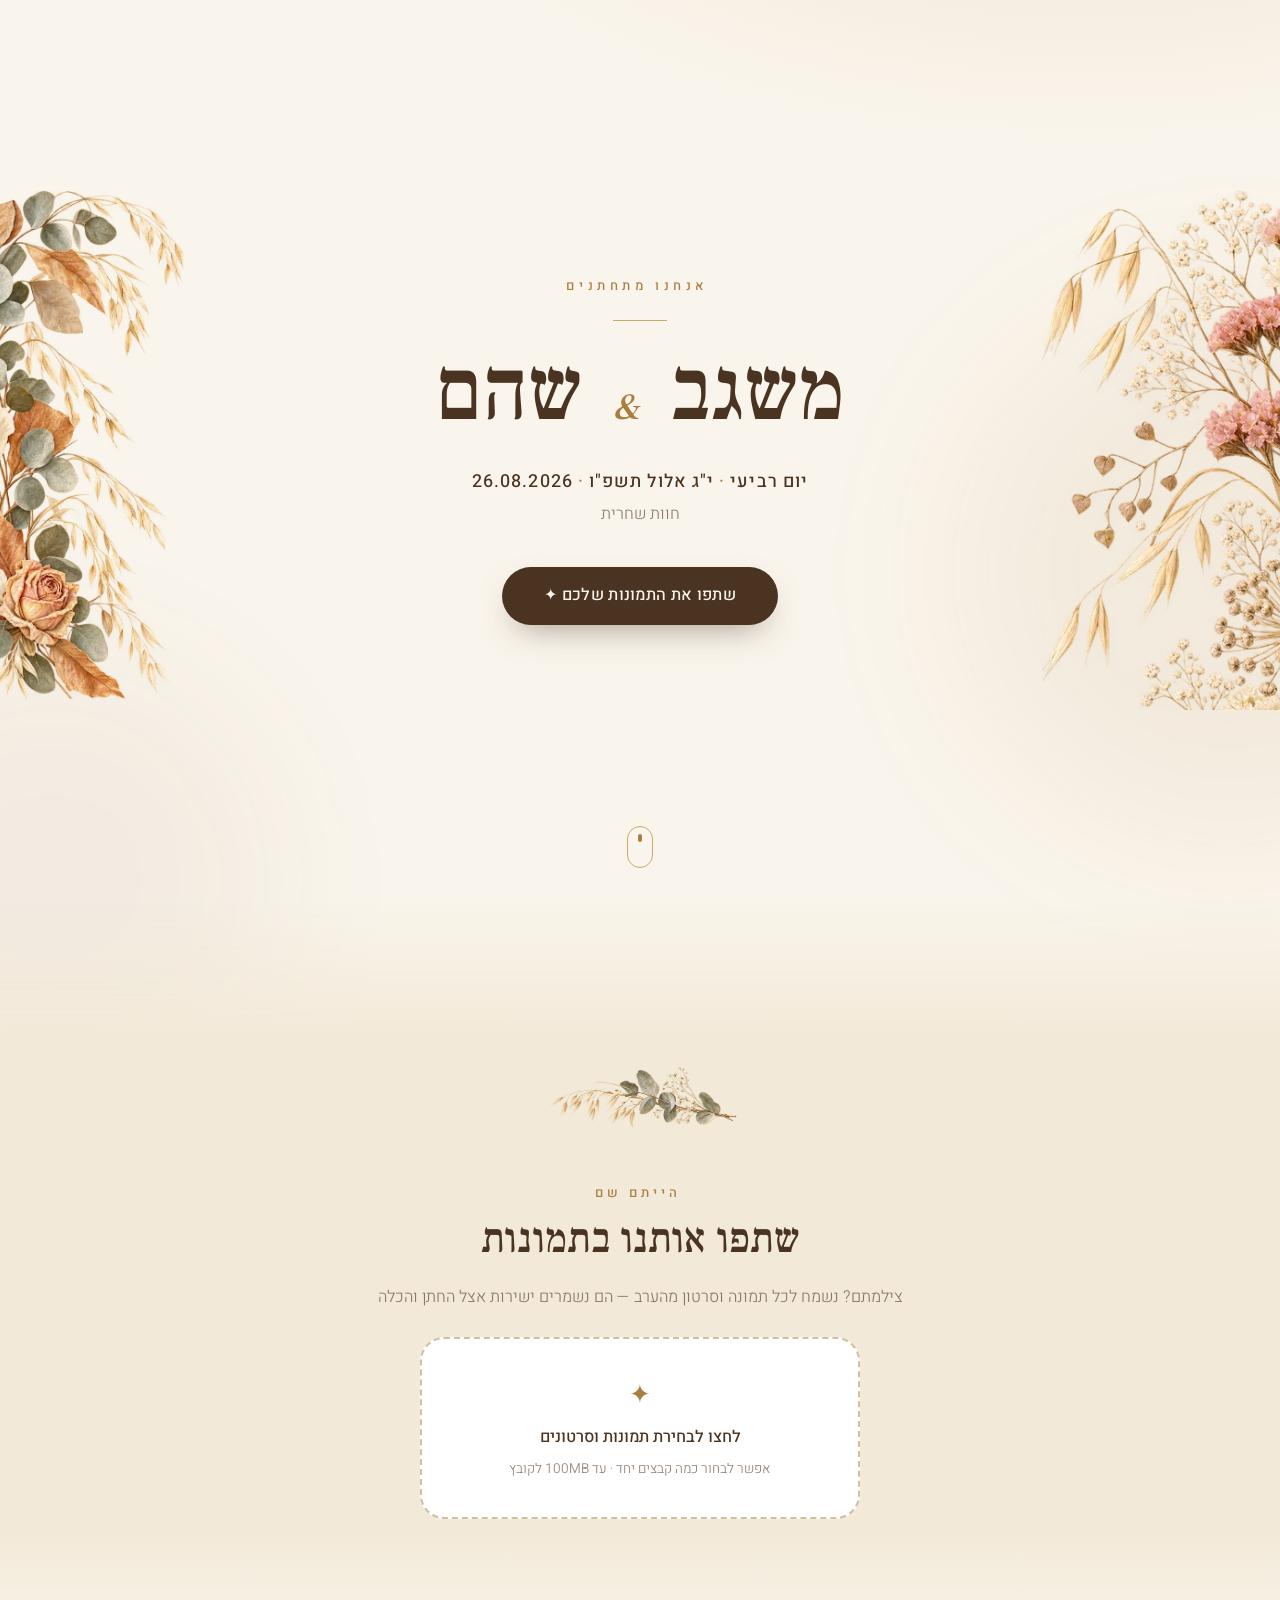
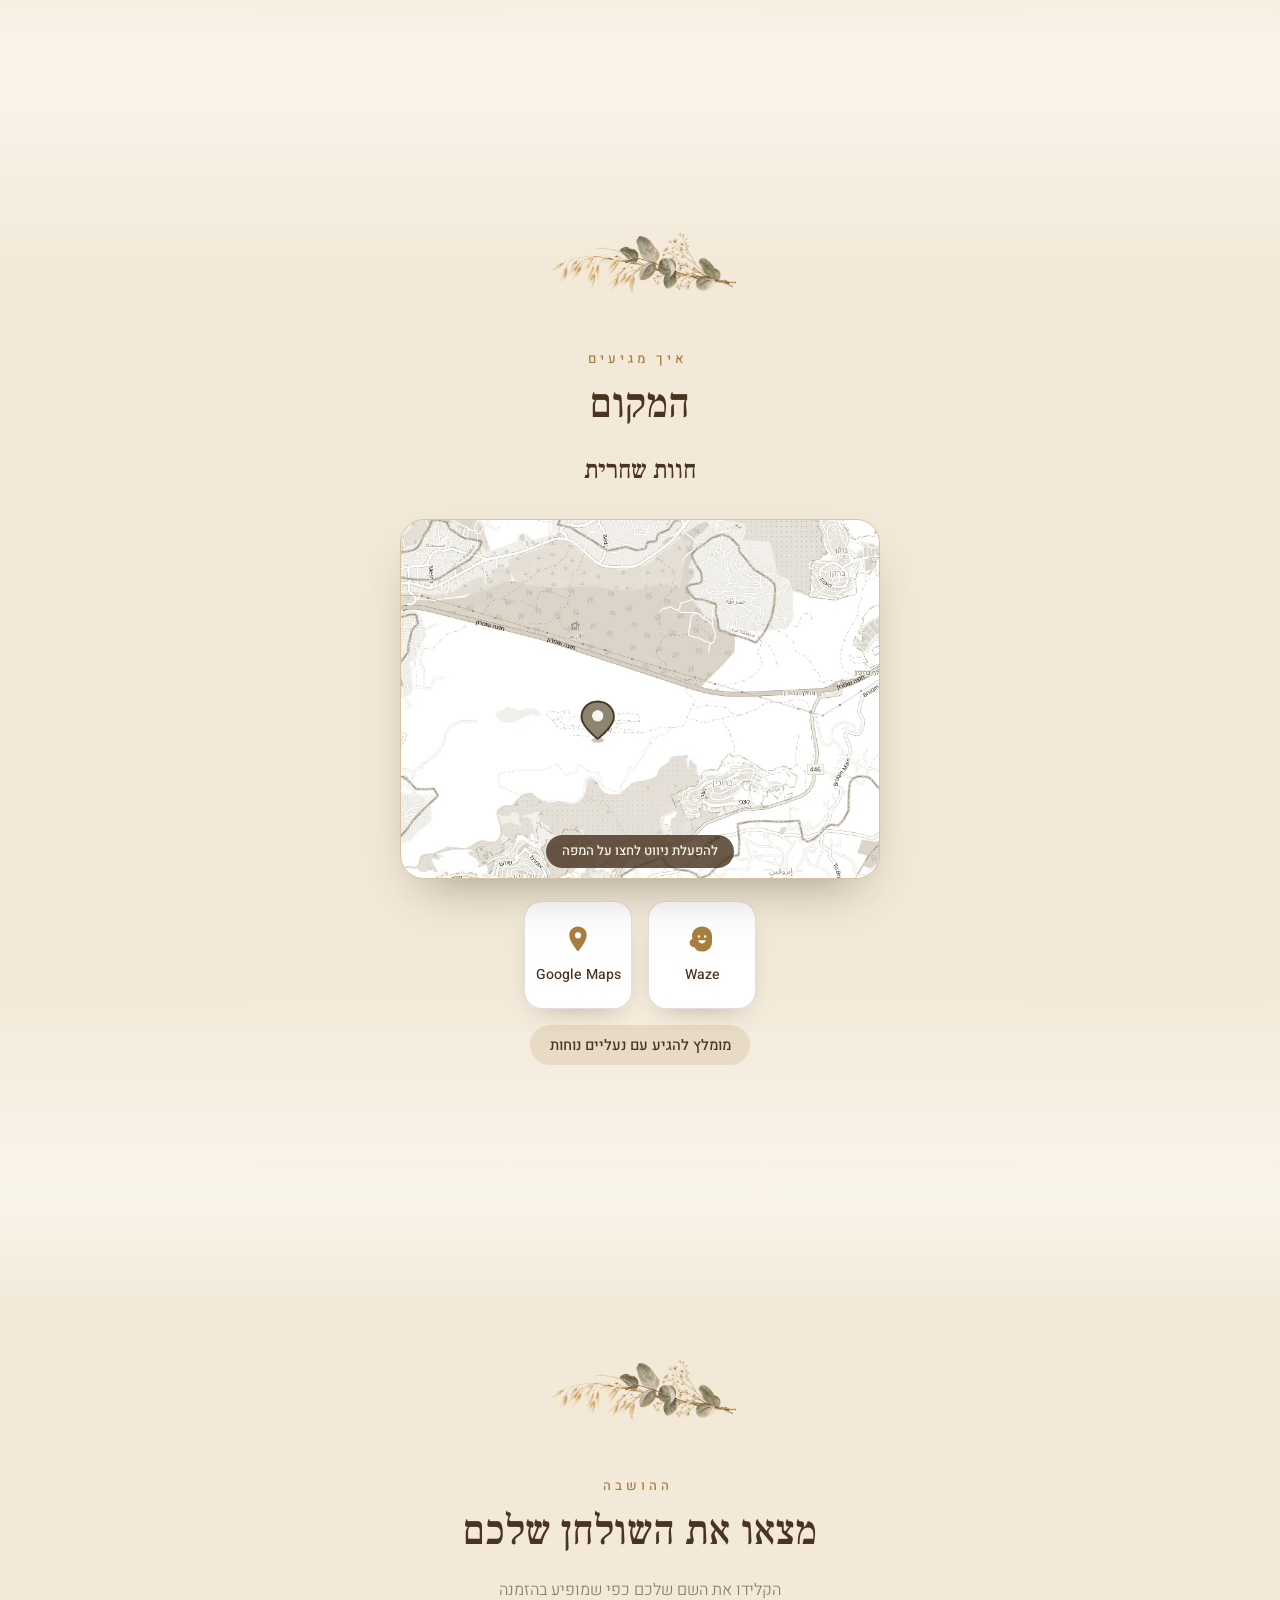
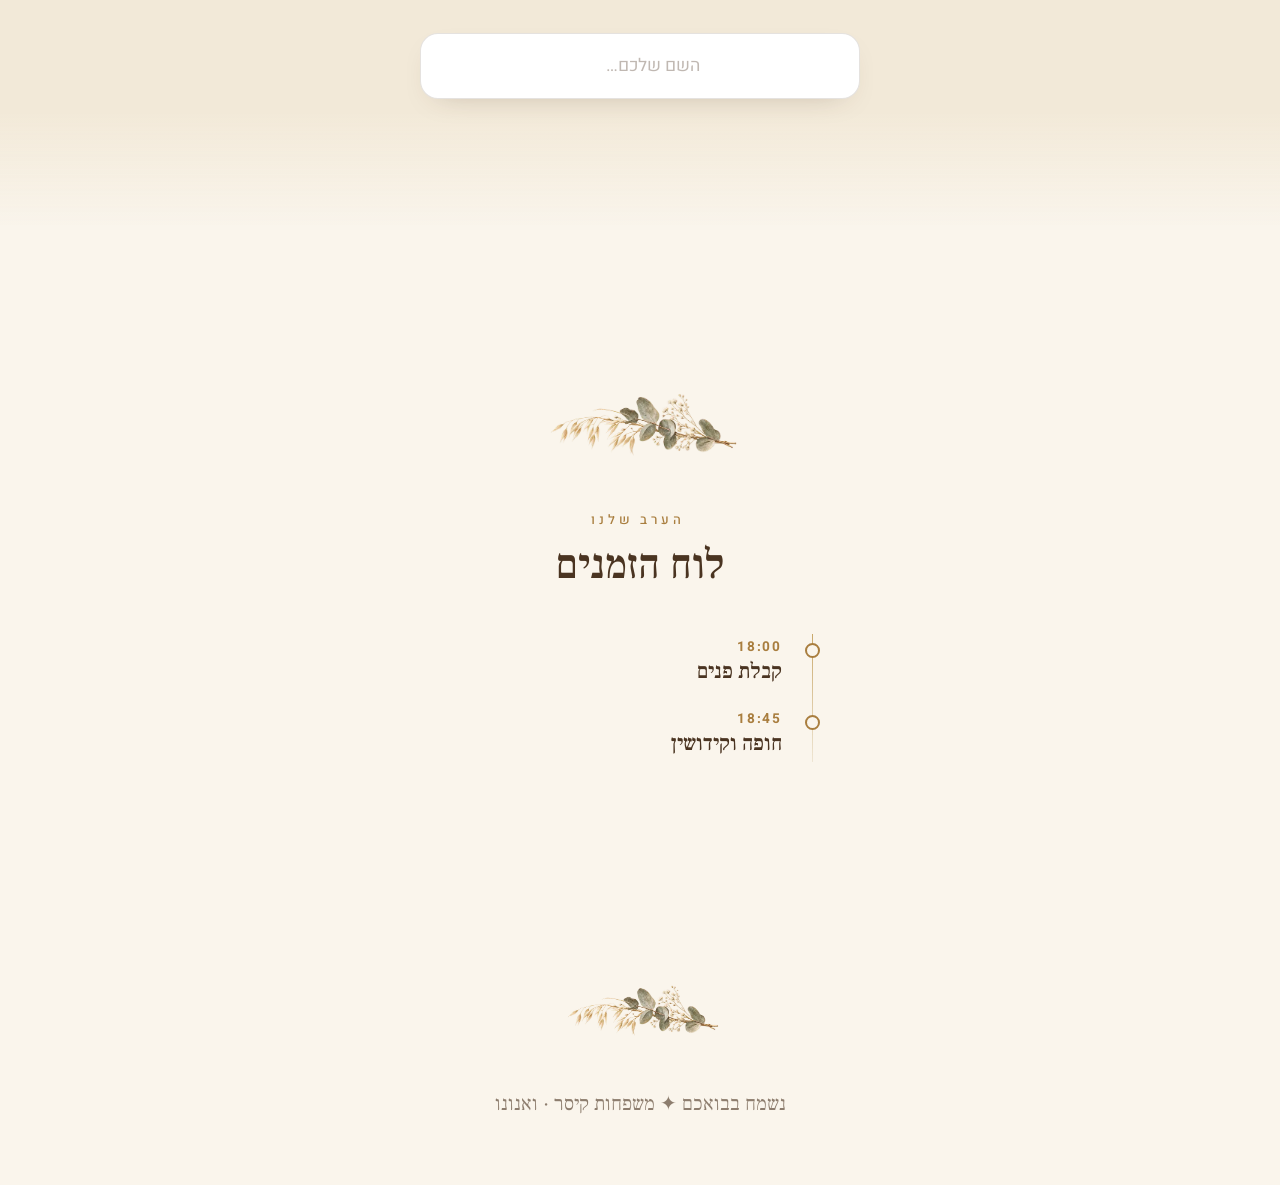
<file: index.html>
<!DOCTYPE html>
<html dir="rtl" lang="he">
<head>
  <meta charset="UTF-8" />
  <meta name="viewport" content="width=device-width, initial-scale=1.0" />
  <title>החתונה שלנו ✦ מצאו את השולחן שלכם</title>
  <meta name="description" content="כל פרטי האירוע — ואיפה אתם יושבים" />
  <meta name="robots" content="noindex" />
  <link rel="preconnect" href="https://fonts.googleapis.com" />
  <link rel="preconnect" href="https://fonts.gstatic.com" crossorigin />
  <link
    href="https://fonts.googleapis.com/css2?family=Frank+Ruhl+Libre:wght@400;500;700&family=Heebo:wght@300;400;500;700&display=swap"
    rel="stylesheet" />
  <link rel="stylesheet" href="styles.css?v=16" />
  <style>
    html, body { overflow-x: hidden; overflow-x: clip; }
    .flora{position:absolute;overflow:hidden;pointer-events:none;z-index:0;width:92px;height:390px;top:0;bottom:0;margin-top:auto;margin-bottom:auto}
    .flora--left{left:0}
    .flora--right{right:0}
    .flora img{position:absolute;top:0;width:250px;height:auto}
    .flora--left img{left:-30px}
    .flora--right img{left:0}
    @media(min-width:701px){
      .flora{width:238px;height:520px}
      
      .flora img{width:340px}
    }
  </style>
</head>
<body>

  <!-- ambient background ornaments -->
  <div class="bg-orn bg-orn--a" aria-hidden="true"></div>
  <div class="bg-orn bg-orn--b" aria-hidden="true"></div>

  <!-- ═══════════ HERO ═══════════ -->
  <header class="hero" id="hero">
    <div class="flora flora--left" aria-hidden="true"><img src="assets/side-left.webp" alt="" /></div>
    <div class="flora flora--right" aria-hidden="true"><img src="assets/side-right.webp" alt="" /></div>
    <p class="hero__overline reveal-load" data-stagger="0">אנחנו מתחתנים</p>
    <div class="hero__rule reveal-load" data-stagger="1" aria-hidden="true"></div>
    <h1 class="hero__names reveal-load" data-stagger="2">
      <span id="groom-name">—</span>
      <span class="hero__amp" aria-hidden="true">&amp;</span>
      <span id="bride-name">—</span>
    </h1>
    <p class="hero__date reveal-load" data-stagger="3" id="event-date">—</p>
    <p class="hero__venue-line reveal-load" data-stagger="4" id="hero-venue">—</p>
    <a class="hero__cta reveal-load" data-stagger="5" href="#share">שתפו את התמונות שלכם ✦</a>
    <div class="hero__scroll reveal-load" data-stagger="6" aria-hidden="true">
      <span class="hero__scroll-dot"></span>
    </div>
  </header>

  <main>

    <!-- ═══════════ GUEST UPLOADS ═══════════ -->
    <section class="share section" id="share" aria-labelledby="share-title">
      <div class="section__inner reveal">
        <img class="section__sprig" src="assets/sprig.webp" alt="" aria-hidden="true" />
        <p class="section__overline">הייתם שם</p>
        <h2 class="section__title" id="share-title">שתפו אותנו בתמונות</h2>
        <p class="share__hint">צילמתם? נשמח לכל תמונה וסרטון מהערב — הם נשמרים ישירות אצל החתן והכלה</p>
        <label class="share__drop" id="share-drop">
          <input type="file" id="share-input" accept="image/*,video/*" multiple hidden />
          <span class="share__drop-icon" aria-hidden="true">✦</span>
          <span class="share__drop-text">לחצו לבחירת תמונות וסרטונים</span>
          <span class="share__drop-sub">אפשר לבחור כמה קבצים יחד · עד 100MB לקובץ</span>
        </label>
        <ul class="share__list" id="share-list"></ul>
      </div>
    </section>


    <!-- ═══════════ VENUE ═══════════ -->
    <section class="venue section" id="venue" aria-labelledby="venue-title">
      <div class="section__inner reveal">
        <img class="section__sprig" src="assets/sprig.webp" alt="" aria-hidden="true" />
        <p class="section__overline">איך מגיעים</p>
        <h2 class="section__title" id="venue-title">המקום</h2>
        <p class="venue__name" id="venue-name">—</p>
        <a class="venue__map" id="map-link" href="#" target="_blank" rel="noopener" aria-label="פתחו ניווט למקום">
          <img src="assets/map.webp" alt="מפת הגעה למקום האירוע" loading="lazy" />
          <span class="venue__map-hint">להפעלת ניווט לחצו על המפה</span>
        </a>
        <div class="venue__nav">
          <a class="venue__tile" id="waze-link" href="#" target="_blank" rel="noopener">
            <svg viewBox="0 0 24 24" width="30" height="30" aria-hidden="true"><path fill="currentColor" d="M12 2C7.6 2 4 5.3 4 9.5c0 .8.1 1.5.4 2.2C3 12.3 2 13.6 2 15c0 1.9 1.6 3.5 3.5 3.5h.6c.8 2 2.8 3.5 5.9 3.5 4.4 0 8-3.3 8-7.5v-5C20 5.3 16.4 2 12 2zm-2.5 7a1 1 0 110 2 1 1 0 010-2zm5 0a1 1 0 110 2 1 1 0 010-2zm-5.6 4h6.2c-.5 1.5-1.7 2.5-3.1 2.5s-2.6-1-3.1-2.5z"/></svg>
            <span>Waze</span>
          </a>
          <a class="venue__tile" id="maps-link" href="#" target="_blank" rel="noopener">
            <svg viewBox="0 0 24 24" width="30" height="30" aria-hidden="true"><path fill="currentColor" d="M12 2C8.1 2 5 5.1 5 9c0 5.2 7 13 7 13s7-7.8 7-13c0-3.9-3.1-7-7-7zm0 9.5A2.5 2.5 0 1112 6.5a2.5 2.5 0 010 5z"/></svg>
            <span>Google Maps</span>
          </a>
        </div>
        <p class="venue__note" id="venue-note" hidden>—</p>
      </div>
    </section>

    <!-- ═══════════ TABLE FINDER ═══════════ -->
    <section class="finder section" id="finder" aria-labelledby="finder-title">
      <div class="section__inner reveal">
        <img class="section__sprig" src="assets/sprig.webp" alt="" aria-hidden="true" />
        <p class="section__overline">ההושבה</p>
        <h2 class="section__title" id="finder-title">מצאו את השולחן שלכם</h2>
        <p class="finder__hint">הקלידו את השם שלכם כפי שמופיע בהזמנה</p>

        <div class="finder__box" id="finder-box">
          <div class="finder__input-wrap">
            <input
              id="guest-input"
              class="finder__input"
              type="text"
              inputmode="text"
              autocomplete="off"
              spellcheck="false"
              placeholder="השם שלכם…"
              aria-label="חיפוש שם אורח"
              aria-describedby="finder-title" />
            <button class="finder__clear" id="finder-clear" type="button" aria-label="נקו חיפוש" hidden>✕</button>
          </div>
          <ul class="finder__suggestions" id="suggestions" role="listbox" aria-label="הצעות"></ul>
        </div>

        <!-- result card -->
        <div class="result" id="result" hidden>
          <canvas class="result__confetti" id="confetti" aria-hidden="true"></canvas>
          <p class="result__greeting" id="result-name">—</p>
          <p class="result__label">השולחן שלכם</p>
          <p class="result__table" id="result-table">—</p>
          <p class="result__zone" id="result-zone">—</p>
          <button class="result__again" id="search-again" type="button">חיפוש נוסף</button>
        </div>

        <!-- no match card -->
        <div class="nomatch" id="nomatch" hidden>
          <p class="nomatch__title">לא מצאנו את השם 🤍</p>
          <p class="nomatch__text">
            נסו לבדוק את האיות, או פנו לעמדת הקבלה בכניסה — ישמחו לעזור לכם.
          </p>
          <button class="nomatch__again" id="nomatch-again" type="button">ננסה שוב</button>
        </div>
      </div>
    </section>

    <!-- ═══════════ SCHEDULE ═══════════ -->
    <section class="schedule section" id="schedule" aria-labelledby="schedule-title">
      <div class="section__inner reveal">
        <img class="section__sprig" src="assets/sprig.webp" alt="" aria-hidden="true" />
        <p class="section__overline">הערב שלנו</p>
        <h2 class="section__title" id="schedule-title">לוח הזמנים</h2>
        <ol class="timeline" id="timeline"><!-- filled by app.js --></ol>
      </div>
    </section>

  </main>

  <footer class="footer reveal">
    <img class="footer__sprig" src="assets/sprig.webp" alt="" aria-hidden="true" />
    <p class="footer__note" id="footer-note">—</p>
  </footer>

  <script src="event.js?v=16"></script>
  <script src="guests.js?v=14"></script>
  <script src="app.js?v=16"></script>
</body>
</html>
</file>
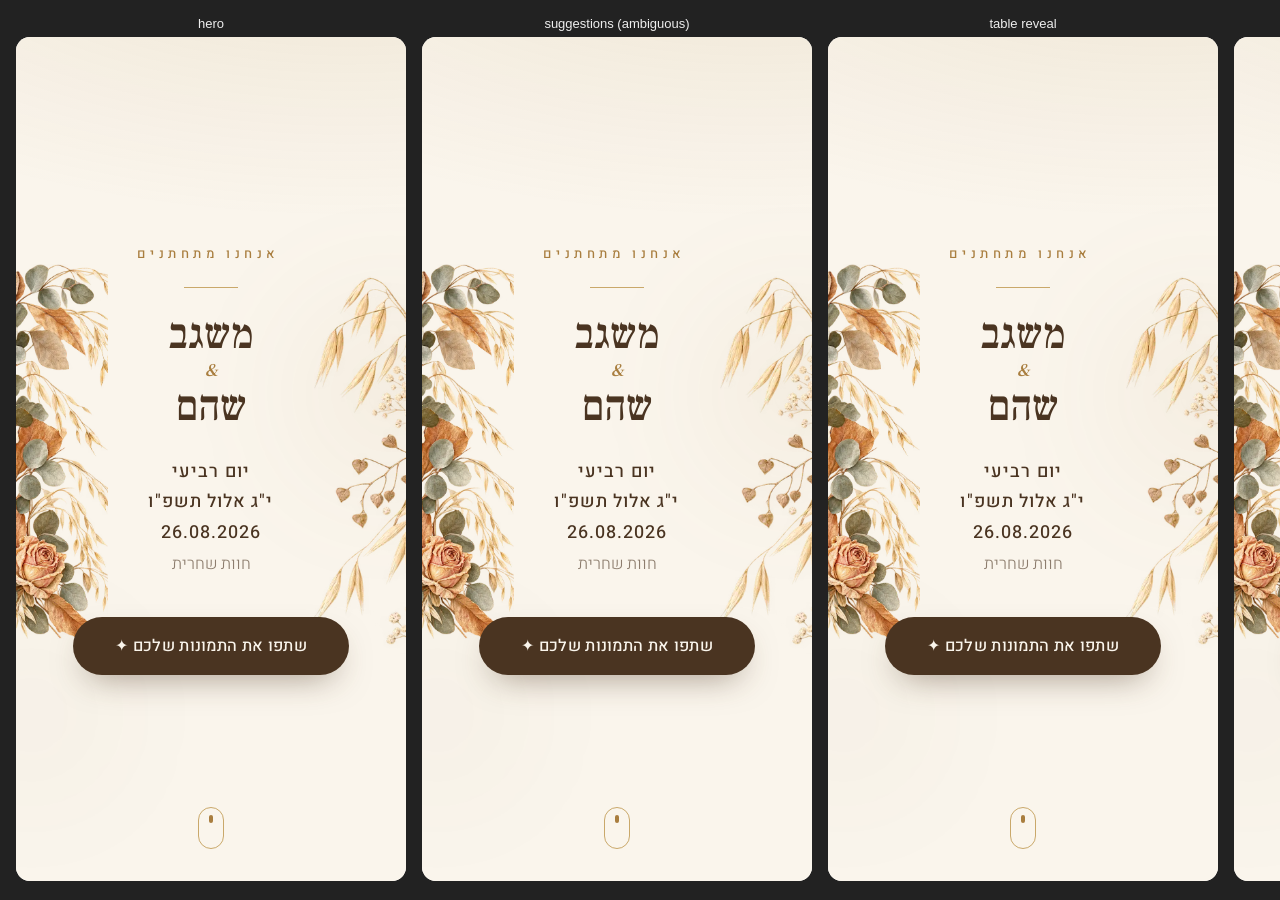
<file: preview.html>
<!DOCTYPE html>
<html lang="he">
<head>
<meta charset="UTF-8">
<title>preview states</title>
<style>
  body { margin:0; background:#222; display:flex; gap:16px; padding:16px; font-family:sans-serif; }
  .slot { display:flex; flex-direction:column; gap:6px; }
  .slot span { color:#eee; font-size:13px; text-align:center; }
  iframe { width:390px; height:844px; border:0; border-radius:14px; background:#fff; }
</style>
</head>
<body>
  <div class="slot"><span>hero</span><iframe id="f1" src="index.html"></iframe></div>
  <div class="slot"><span>suggestions (ambiguous)</span><iframe id="f2" src="index.html"></iframe></div>
  <div class="slot"><span>table reveal</span><iframe id="f3" src="index.html"></iframe></div>
  <div class="slot"><span>no match</span><iframe id="f4" src="index.html"></iframe></div>
<script>
function drive(id, fn) {
  var f = document.getElementById(id);
  f.addEventListener('load', function () { setTimeout(function(){ fn(f.contentWindow, f.contentDocument); }, 1600); });
}
function type(d, v) {
  var i = d.getElementById('guest-input');
  i.value = v;
  i.dispatchEvent(new Event('input', {bubbles:true}));
}
drive('f2', function (w, d) {
  d.getElementById('finder').scrollIntoView && d.getElementById('guest-input').scrollIntoView({block:'center'});
  type(d, 'רון');
});
drive('f3', function (w, d) {
  type(d, 'יוסי כהן');
  setTimeout(function(){ d.querySelector('#suggestions li').click(); }, 300);
});
drive('f4', function (w, d) {
  type(d, 'שם שלא ברשימה');
  var i = d.getElementById('guest-input');
  i.dispatchEvent(new KeyboardEvent('keydown', {key:'Enter', bubbles:true}));
  setTimeout(function(){ i.scrollIntoView({block:'center'}); }, 300);
});
</script>
</body>
</html>
</file>
<file: styles.css>
/* ═══════════════════════════════════════════════════════════
   Wedding site — design system
   cream ground · forest ink · muted gold accent
   ═══════════════════════════════════════════════════════════ */

:root {
  /* palette — warm rustic, matched to the invitation (dried flowers / kraft) */
  --cream: #faf5ec;
  --cream-deep: #f2e9d8;
  --forest: #4a3421;
  --forest-soft: #63482e;
  --gold: #a97e3f;
  --gold-soft: #c9a86a;
  --gold-faint: rgba(169, 126, 63, 0.16);
  --ink-muted: rgba(74, 52, 33, 0.62);

  /* type */
  --font-display: "Frank Ruhl Libre", "David Libre", Georgia, "Times New Roman", serif;
  --font-body: "Heebo", "Segoe UI", "Arial Hebrew", Arial, sans-serif;
  --fs-hero: clamp(2.6rem, 11vw, 5.5rem);
  --fs-title: clamp(1.7rem, 6vw, 2.6rem);
  --fs-overline: 0.82rem;
  --fs-body: 1.02rem;
  --fs-table: clamp(4.2rem, 20vw, 7rem);

  /* rhythm */
  --space-section: clamp(4.5rem, 12vw, 8rem);
  --radius: 18px;

  /* motion */
  --ease-out: cubic-bezier(0.19, 1, 0.22, 1);
  --ease-spring: cubic-bezier(0.34, 1.56, 0.64, 1);
  --dur: 0.9s;
}

*,
*::before,
*::after { box-sizing: border-box; }

html { scroll-behavior: smooth; overflow-x: hidden; overflow-x: clip; }

body {
  margin: 0;
  background:
    radial-gradient(1200px 600px at 85% -5%, var(--gold-faint), transparent 60%),
    var(--cream);
  color: var(--forest);
  font-family: var(--font-body);
  font-size: var(--fs-body);
  font-weight: 400;
  line-height: 1.7;
  overflow-x: hidden;
  -webkit-font-smoothing: antialiased;
}

/* ── ambient ornaments ─────────────────────────────────── */
.bg-orn {
  position: fixed;
  border-radius: 50%;
  filter: blur(70px);
  opacity: 0.5;
  pointer-events: none;
  z-index: 0;
}
.bg-orn--a {
  width: 44vw; height: 44vw;
  inset-inline-start: -18vw;
  top: 32vh;
  background: var(--gold-faint);
}
.bg-orn--b {
  width: 36vw; height: 36vw;
  inset-inline-end: -14vw;
  top: 72vh;
  background: rgba(99, 72, 46, 0.10);
}

/* ═══════════ BOTANICALS ═══════════ */
/* side flora — clipped wrappers, cannot overflow the viewport */
.flora {
  position: absolute;
  overflow: hidden;
  pointer-events: none;
  user-select: none;
  z-index: 0;
  width: 92px;
  height: 390px;
  top: 0;
  bottom: 0;
  margin-top: auto;
  margin-bottom: auto;
}
.flora--left  { left: 0; }
.flora--right { right: 0; }
.flora img { position: absolute; top: 0; width: 250px; height: auto; }
.flora--left img  { left: -30px; }
.flora--right img { left: 0; }
@media (min-width: 701px) {
  .flora { width: 238px; height: 520px; }
  
  .flora img { width: 340px; }
}
.hero > *:not(.flora):not(.hero__scroll) { position: relative; z-index: 1; }
.hero__scroll { z-index: 1; }
@media (max-width: 700px) {
  .hero { padding-inline: 2.6rem; }
  .hero__date { line-height: 1.7; }
}

.section__sprig {
  display: block;
  width: clamp(150px, 32vw, 210px);
  margin: 0 auto 0.9rem;
  pointer-events: none;
  user-select: none;
}

.footer__sprig {
  display: block;
  width: 170px;
  margin: 0 auto 1.2rem;
  pointer-events: none;
}

/* ═══════════ HERO ═══════════ */
.hero {
  position: relative;
  min-height: 100vh;
  min-height: 100svh;
  display: flex;
  flex-direction: column;
  align-items: center;
  justify-content: center;
  text-align: center;
  padding-block: 4rem;
  padding-inline: 1.4rem;
  z-index: 1;
}

.hero__overline {
  margin: 0;
  font-size: var(--fs-overline);
  font-weight: 500;
  letter-spacing: 0.35em;
  margin-inline-end: -0.35em; /* balance tracking */
  text-transform: uppercase;
  color: var(--gold);
}

.hero__rule {
  width: 54px;
  height: 1px;
  background: var(--gold-soft);
  margin-block: 1.4rem;
}

.hero__names {
  margin: 0;
  font-family: var(--font-display);
  font-weight: 500;
  font-size: var(--fs-hero);
  line-height: 1.12;
  display: flex;
  flex-direction: column;
  align-items: center;
  gap: 0.05em;
}

.hero__amp {
  font-family: var(--font-display);
  font-style: italic;
  font-size: 0.42em;
  color: var(--gold);
}

.hero__date {
  margin: 1.6rem 0 0.2rem;
  font-size: 1.12rem;
  font-weight: 500;
  letter-spacing: 0.06em;
}
.hero__date .date-part { display: block; }
.hero__date .date-sep { display: none; }
@media (min-width: 701px) {
  .hero__date .date-part { display: inline; }
  .hero__date .date-sep { display: inline; color: var(--gold); }
}

.hero__venue-line {
  margin: 0;
  color: var(--ink-muted);
  font-weight: 300;
}

.hero__cta {
  margin-top: 2.4rem;
  display: inline-block;
  padding: 0.95rem 2.6rem;
  border-radius: 999px;
  background: var(--forest);
  color: var(--cream);
  text-decoration: none;
  font-weight: 500;
  letter-spacing: 0.02em;
  box-shadow: 0 14px 34px -14px rgba(74, 52, 33, 0.55);
  transition: transform 0.35s var(--ease-spring), box-shadow 0.35s ease, background 0.35s ease;
}
.hero__cta:hover,
.hero__cta:focus-visible {
  transform: translateY(-3px);
  background: var(--forest-soft);
  box-shadow: 0 20px 40px -14px rgba(74, 52, 33, 0.6);
}
.hero__cta:active { transform: translateY(-1px) scale(0.98); }

.hero__scroll {
  position: absolute;
  bottom: 2rem;
  inset-inline-start: 50%;
  translate: -50% 0;
  width: 26px; height: 42px;
  border: 1.5px solid var(--gold-soft);
  border-radius: 14px;
  display: flex;
  justify-content: center;
  padding-top: 7px;
}
[dir="rtl"] .hero__scroll { translate: 50% 0; }
.hero__scroll-dot {
  width: 4px; height: 8px;
  border-radius: 4px;
  background: var(--gold);
  animation: scrollDot 1.8s var(--ease-out) infinite;
}
@keyframes scrollDot {
  0%   { transform: translateY(0);    opacity: 1; }
  70%  { transform: translateY(14px); opacity: 0; }
  100% { transform: translateY(0);    opacity: 0; }
}

/* ═══════════ SECTIONS ═══════════ */
.section {
  position: relative;
  padding-block: var(--space-section);
  padding-inline: 1.4rem;
  z-index: 1;
}
.section__inner {
  max-width: 620px;
  margin-inline: auto;
  text-align: center;
}
.section__overline {
  margin: 0 0 0.5rem;
  font-size: var(--fs-overline);
  font-weight: 500;
  letter-spacing: 0.3em;
  margin-inline-end: -0.3em;
  color: var(--gold);
}
.section__title {
  margin: 0 0 1.2rem;
  font-family: var(--font-display);
  font-weight: 500;
  font-size: var(--fs-title);
  line-height: 1.25;
}

/* ═══════════ FINDER ═══════════ */
.finder { background: linear-gradient(180deg, transparent, var(--cream-deep) 18%, var(--cream-deep) 82%, transparent); z-index: 2; }

.finder__hint {
  margin: 0 0 1.8rem;
  color: var(--ink-muted);
  font-weight: 300;
}

.finder__box { position: relative; max-width: 440px; margin-inline: auto; }

.finder__input-wrap { position: relative; }

.finder__input {
  width: 100%;
  padding: 1.05rem 1.4rem;
  padding-inline-end: 3rem;
  font: inherit;
  font-size: 1.1rem;
  text-align: center;
  color: var(--forest);
  background: #fff;
  border: 1.5px solid rgba(74, 52, 33, 0.14);
  border-radius: var(--radius);
  outline: none;
  box-shadow: 0 10px 30px -18px rgba(74, 52, 33, 0.35);
  transition: border-color 0.3s ease, box-shadow 0.3s ease, transform 0.3s var(--ease-spring);
}
.finder__input::placeholder { color: rgba(74, 52, 33, 0.35); }
.finder__input:focus {
  border-color: var(--gold);
  box-shadow: 0 0 0 4px var(--gold-faint), 0 14px 34px -18px rgba(74, 52, 33, 0.4);
  transform: translateY(-2px);
}

.finder__clear {
  position: absolute;
  inset-inline-end: 0.9rem;
  top: 50%;
  translate: 0 -50%;
  border: none;
  background: none;
  font-size: 1rem;
  color: var(--ink-muted);
  cursor: pointer;
  padding: 0.4rem;
  border-radius: 50%;
  transition: color 0.2s ease, transform 0.2s var(--ease-spring);
}
.finder__clear:hover { color: var(--forest); transform: scale(1.15); }

.finder__suggestions {
  list-style: none;
  margin: 0.6rem 0 0;
  padding: 0;
  text-align: start;
  background: #fff;
  border-radius: var(--radius);
  border: 1px solid rgba(74, 52, 33, 0.1);
  box-shadow: 0 24px 50px -22px rgba(74, 52, 33, 0.45);
  overflow: hidden;
  position: absolute;
  inset-inline: 0;
  z-index: 5;
  opacity: 0;
  transform: translateY(-6px);
  pointer-events: none;
  transition: opacity 0.25s ease, transform 0.25s var(--ease-out);
}
.finder__suggestions.is-open {
  opacity: 1;
  transform: translateY(0);
  pointer-events: auto;
}
.finder__suggestions li {
  display: flex;
  align-items: center;
  justify-content: space-between;
  gap: 1rem;
  padding: 0.85rem 1.3rem;
  cursor: pointer;
  min-height: 44px;
  transition: background 0.18s ease;
}
.finder__suggestions li + li { border-top: 1px solid rgba(74, 52, 33, 0.07); }
.finder__suggestions li:hover,
.finder__suggestions li.is-active { background: var(--gold-faint); }
.finder__suggestions .sug-table {
  font-size: 0.82rem;
  color: var(--gold);
  font-weight: 500;
  white-space: nowrap;
}

/* ── result card ── */
.result {
  position: relative;
  margin: 2.2rem auto 0;
  max-width: 440px;
  padding: 2.4rem 1.8rem 2.1rem;
  background: #fff;
  border-radius: calc(var(--radius) + 6px);
  border: 1px solid rgba(176, 141, 67, 0.35);
  box-shadow: 0 30px 60px -26px rgba(74, 52, 33, 0.5);
  overflow: hidden;
}
.result.is-in { animation: cardIn 0.7s var(--ease-spring) both; }
@keyframes cardIn {
  from { opacity: 0; transform: translateY(26px) scale(0.94); }
  to   { opacity: 1; transform: translateY(0) scale(1); }
}

.result__confetti {
  position: absolute;
  inset: 0;
  width: 100%;
  height: 100%;
  pointer-events: none;
}

.result__greeting {
  margin: 0;
  font-size: 1.15rem;
  font-weight: 500;
}
.result__label {
  margin: 1.1rem 0 0;
  font-size: var(--fs-overline);
  letter-spacing: 0.3em;
  margin-inline-end: -0.3em;
  color: var(--gold);
  font-weight: 500;
}
.result__table {
  margin: 0;
  font-family: var(--font-display);
  font-weight: 700;
  font-size: var(--fs-table);
  line-height: 1.05;
  color: var(--forest);
}
.result.is-in .result__table { animation: tablePop 0.8s 0.25s var(--ease-spring) both; }
@keyframes tablePop {
  0%   { opacity: 0; transform: scale(0.4); }
  100% { opacity: 1; transform: scale(1); }
}

.result__again,
.nomatch__again {
  margin-top: 1.4rem;
  border: 1.5px solid rgba(74, 52, 33, 0.2);
  background: none;
  color: var(--forest);
  font: inherit;
  font-weight: 500;
  padding: 0.65rem 1.8rem;
  border-radius: 999px;
  cursor: pointer;
  min-height: 44px;
  transition: border-color 0.25s ease, background 0.25s ease, transform 0.25s var(--ease-spring);
}
.result__again:hover,
.nomatch__again:hover {
  border-color: var(--gold);
  background: var(--gold-faint);
  transform: translateY(-2px);
}


.result__zone {
  margin: 0.3rem 0 0;
  font-size: 1.05rem;
  font-weight: 500;
  color: var(--gold);
  letter-spacing: 0.04em;
}
.result__table--text {
  font-size: clamp(2rem, 9vw, 3.2rem);
  line-height: 1.2;
  padding-block: 0.4rem;
}

/* shared-element morph: search box ⇄ result cards */
#finder-box { view-transition-name: finder-card; }
#result     { view-transition-name: finder-card; }
#nomatch    { view-transition-name: finder-card; }
::view-transition-group(finder-card) {
  animation-duration: 0.5s;
  animation-timing-function: cubic-bezier(0.22, 1, 0.36, 1);
}
::view-transition-old(finder-card),
::view-transition-new(finder-card) {
  height: 100%;
  overflow: hidden;
}
@media (prefers-reduced-motion: reduce) {
  ::view-transition-group(finder-card),
  ::view-transition-old(finder-card),
  ::view-transition-new(finder-card) { animation: none !important; }
}

/* ── no match ── */
.nomatch {
  margin: 2.2rem auto 0;
  max-width: 440px;
  padding: 2rem 1.8rem;
  background: #fff;
  border-radius: calc(var(--radius) + 6px);
  border: 1px solid rgba(74, 52, 33, 0.1);
  box-shadow: 0 24px 50px -24px rgba(74, 52, 33, 0.4);
}
.nomatch.is-in { animation: cardIn 0.6s var(--ease-out) both; }
.nomatch__title { margin: 0; font-weight: 500; font-size: 1.15rem; }
.nomatch__text { margin: 0.6rem 0 0; color: var(--ink-muted); font-weight: 300; }

/* ═══════════ TIMELINE ═══════════ */
.timeline {
  list-style: none;
  margin: 2.2rem 0 0;
  padding: 0;
  position: relative;
  text-align: start;
  max-width: 360px;
  margin-inline: auto;
}
.timeline::before {
  content: "";
  position: absolute;
  inset-block: 8px;
  inset-inline-start: 7px;
  width: 1.5px;
  background: linear-gradient(var(--gold-soft), rgba(176, 141, 67, 0.15));
}
.timeline li {
  position: relative;
  padding-inline-start: 2.4rem;
  padding-block: 0.9rem;
}
.timeline li::before {
  content: "";
  position: absolute;
  inset-inline-start: 0;
  top: 1.05rem;
  width: 15px; height: 15px;
  border-radius: 50%;
  background: var(--cream);
  border: 2px solid var(--gold);
}
.timeline .tl-time {
  display: block;
  font-size: 0.85rem;
  font-weight: 700;
  letter-spacing: 0.12em;
  color: var(--gold);
  direction: ltr;
  text-align: right;
  unicode-bidi: embed;
  line-height: 1;
  margin-bottom: 0.3rem;
}
.timeline .tl-label {
  display: block;
  font-family: var(--font-display);
  font-size: 1.35rem;
  font-weight: 500;
  line-height: 1.15;
}

/* ═══════════ VENUE ═══════════ */
.venue { background: linear-gradient(180deg, transparent, var(--cream-deep) 18%, var(--cream-deep) 82%, transparent); }

.venue__name {
  margin: 0.4rem 0 0;
  font-family: var(--font-display);
  font-size: 1.6rem;
  font-weight: 500;
}
.venue__address { margin: 0.2rem 0 0; color: var(--ink-muted); font-weight: 300; }
.venue__note {
  margin: 1rem auto 0;
  display: inline-block;
  padding: 0.45rem 1.2rem;
  border-radius: 999px;
  background: var(--gold-faint);
  color: var(--forest);
  font-size: 0.92rem;
  font-weight: 500;
}

.venue__map {
  display: block;
  position: relative;
  margin: 1.6rem auto 0;
  max-width: 480px;
  border-radius: calc(var(--radius) + 6px);
  overflow: hidden;
  border: 1px solid rgba(176, 141, 67, 0.4);
  box-shadow: 0 24px 50px -24px rgba(74, 52, 33, 0.5);
  transition: transform 0.3s var(--ease-spring), box-shadow 0.3s ease;
}
.venue__map:hover { transform: translateY(-3px); box-shadow: 0 30px 60px -24px rgba(74, 52, 33, 0.55); }
.venue__map img { display: block; width: 100%; aspect-ratio: 4 / 3; object-fit: cover; }
.venue__map-hint {
  position: absolute;
  bottom: 10px;
  inset-inline-start: 50%;
  translate: -50% 0;
  white-space: nowrap;
  background: rgba(74, 52, 33, 0.82);
  color: var(--cream);
  font-size: 0.82rem;
  font-weight: 500;
  padding: 0.35rem 1rem;
  border-radius: 999px;
}
[dir="rtl"] .venue__map-hint { translate: 50% 0; }

.venue__nav {
  margin-top: 1.4rem;
  display: flex;
  gap: 0.9rem;
  justify-content: center;
}
.venue__tile {
  width: 108px;
  height: 108px;
  display: flex;
  flex-direction: column;
  align-items: center;
  justify-content: center;
  gap: 0.55rem;
  border-radius: var(--radius);
  background: #fff;
  border: 1.5px solid rgba(74, 52, 33, 0.16);
  color: var(--forest);
  text-decoration: none;
  font-weight: 500;
  font-size: 0.88rem;
  box-shadow: 0 12px 28px -16px rgba(74, 52, 33, 0.4);
  transition: transform 0.3s var(--ease-spring), border-color 0.3s ease, box-shadow 0.3s ease, background 0.3s ease;
}
.venue__tile svg { color: var(--gold); }
.venue__tile:hover,
.venue__tile:focus-visible {
  transform: translateY(-4px);
  border-color: var(--gold);
  background: var(--gold-faint);
  box-shadow: 0 20px 40px -16px rgba(74, 52, 33, 0.5);
}
.venue__tile:active { transform: translateY(-1px) scale(0.97); }


/* ═══════════ GUEST UPLOADS ═══════════ */
.share { background: linear-gradient(180deg, transparent, var(--cream-deep) 18%, var(--cream-deep) 82%, transparent); }
.share__hint { margin: 0 0 1.6rem; color: var(--ink-muted); font-weight: 300; }
.share__drop {
  display: flex;
  flex-direction: column;
  align-items: center;
  gap: 0.4rem;
  max-width: 440px;
  margin-inline: auto;
  padding: 2.2rem 1.6rem;
  background: #fff;
  border: 2px dashed rgba(169, 126, 63, 0.5);
  border-radius: calc(var(--radius) + 6px);
  cursor: pointer;
  transition: border-color 0.25s ease, background 0.25s ease, transform 0.3s var(--ease-spring);
}
.share__drop:hover, .share__drop.is-drag {
  border-color: var(--gold);
  background: var(--gold-faint);
  transform: translateY(-3px);
}
.share__drop-icon { font-size: 1.6rem; color: var(--gold); }
.share__drop-text { font-weight: 500; }
.share__drop-sub { font-size: 0.85rem; color: var(--ink-muted); font-weight: 300; }
.share__list {
  list-style: none;
  margin: 1.2rem auto 0;
  padding: 0;
  max-width: 440px;
  text-align: start;
}
.share__list li {
  display: flex;
  justify-content: space-between;
  gap: 1rem;
  padding: 0.55rem 1rem;
  background: #fff;
  border: 1px solid rgba(74, 52, 33, 0.1);
  border-radius: 12px;
  margin-top: 0.45rem;
  font-size: 0.92rem;
}
.share__file { overflow: hidden; text-overflow: ellipsis; white-space: nowrap; }
.share__status { color: var(--gold); font-weight: 500; white-space: nowrap; }
.share__list li.is-ok .share__status { color: #4a7c59; }
.share__list li.is-err .share__status { color: #a05252; }

/* ═══════════ FOOTER ═══════════ */
.footer {
  text-align: center;
  padding: 3.5rem 1.4rem 4rem;
  position: relative;
  z-index: 1;
}
.footer__rule {
  width: 54px; height: 1px;
  background: var(--gold-soft);
  margin: 0 auto 1.4rem;
}
.footer__note {
  margin: 0;
  font-family: var(--font-display);
  font-size: 1.25rem;
  color: var(--ink-muted);
}

/* ═══════════ MOTION — load + scroll reveals ═══════════ */
.reveal-load {
  opacity: 0;
  transform: translateY(22px);
  animation: revealUp var(--dur) var(--ease-out) forwards;
  animation-delay: calc(0.12s * var(--stagger, 0) + 0.15s);
}
.reveal-load[data-stagger="0"] { --stagger: 0; }
.reveal-load[data-stagger="1"] { --stagger: 1; }
.reveal-load[data-stagger="2"] { --stagger: 2; }
.reveal-load[data-stagger="3"] { --stagger: 3; }
.reveal-load[data-stagger="4"] { --stagger: 4; }
.reveal-load[data-stagger="5"] { --stagger: 5; }
.reveal-load[data-stagger="6"] { --stagger: 6; }
@keyframes revealUp {
  to { opacity: 1; transform: translateY(0); }
}

.reveal {
  opacity: 0;
  transform: translateY(30px);
  transition: opacity 0.9s var(--ease-out), transform 0.9s var(--ease-out);
}
.reveal.is-visible {
  opacity: 1;
  transform: translateY(0);
}

/* ═══════════ REDUCED MOTION ═══════════ */
@media (prefers-reduced-motion: reduce) {
  html { scroll-behavior: auto; }
  .reveal-load,
  .reveal {
    opacity: 1 !important;
    transform: none !important;
    animation: none !important;
    transition: none !important;
  }
  .result.is-in,
  .result.is-in .result__table,
  .nomatch.is-in { animation: none !important; }
  .hero__scroll-dot { animation: none; }
  .hero__botanical { animation: none !important; }
  * { transition-duration: 0.01ms !important; }
}

/* ═══════════ WIDER SCREENS ═══════════ */
@media (min-width: 700px) {
  .hero__names { flex-direction: row; gap: 0.35em; align-items: baseline; }
  .venue__nav { gap: 1rem; }
}
</file>
